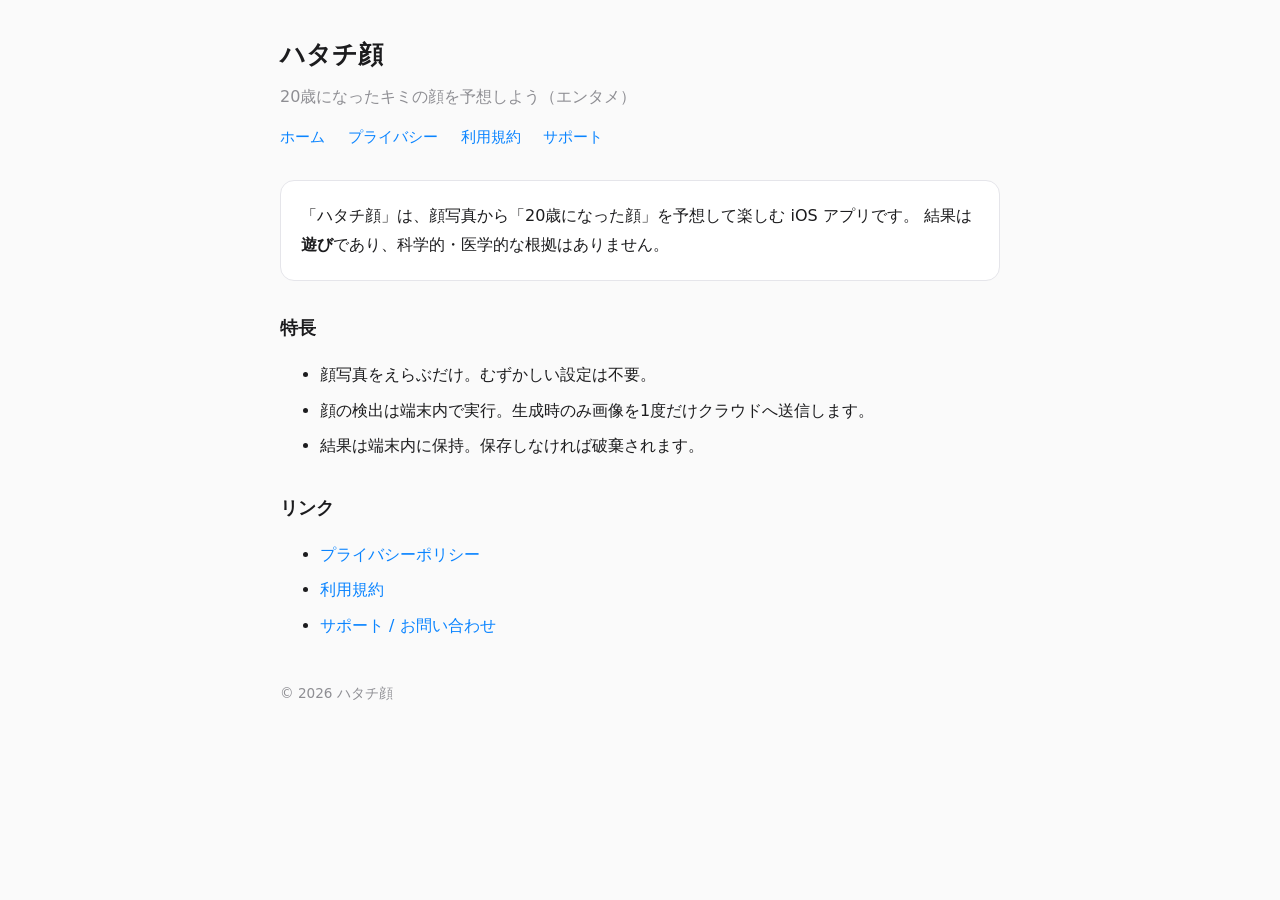
<file: index.html>
<!DOCTYPE html>
<html lang="ja">
<head>
<meta charset="utf-8">
<meta name="viewport" content="width=device-width, initial-scale=1">
<title>ハタチ顔 — 20歳の顔を予想しよう</title>
<link rel="stylesheet" href="style.css">
</head>
<body>
<div class="wrap">
<header>
  <h1>ハタチ顔</h1>
  <p class="sub">20歳になったキミの顔を予想しよう（エンタメ）</p>
</header>
<nav>
  <a href="index.html">ホーム</a>
  <a href="privacy.html">プライバシー</a>
  <a href="terms.html">利用規約</a>
  <a href="support.html">サポート</a>
</nav>

<div class="card">
  <p>「ハタチ顔」は、顔写真から「20歳になった顔」を予想して楽しむ iOS アプリです。
  結果は<strong>遊び</strong>であり、科学的・医学的な根拠はありません。</p>
</div>

<h2>特長</h2>
<ul>
  <li>顔写真をえらぶだけ。むずかしい設定は不要。</li>
  <li>顔の検出は端末内で実行。生成時のみ画像を1度だけクラウドへ送信します。</li>
  <li>結果は端末内に保持。保存しなければ破棄されます。</li>
</ul>

<h2>リンク</h2>
<ul>
  <li><a href="privacy.html">プライバシーポリシー</a></li>
  <li><a href="terms.html">利用規約</a></li>
  <li><a href="support.html">サポート / お問い合わせ</a></li>
</ul>

<footer class="muted">© 2026 ハタチ顔</footer>
</div>
</body>
</html>
</file>
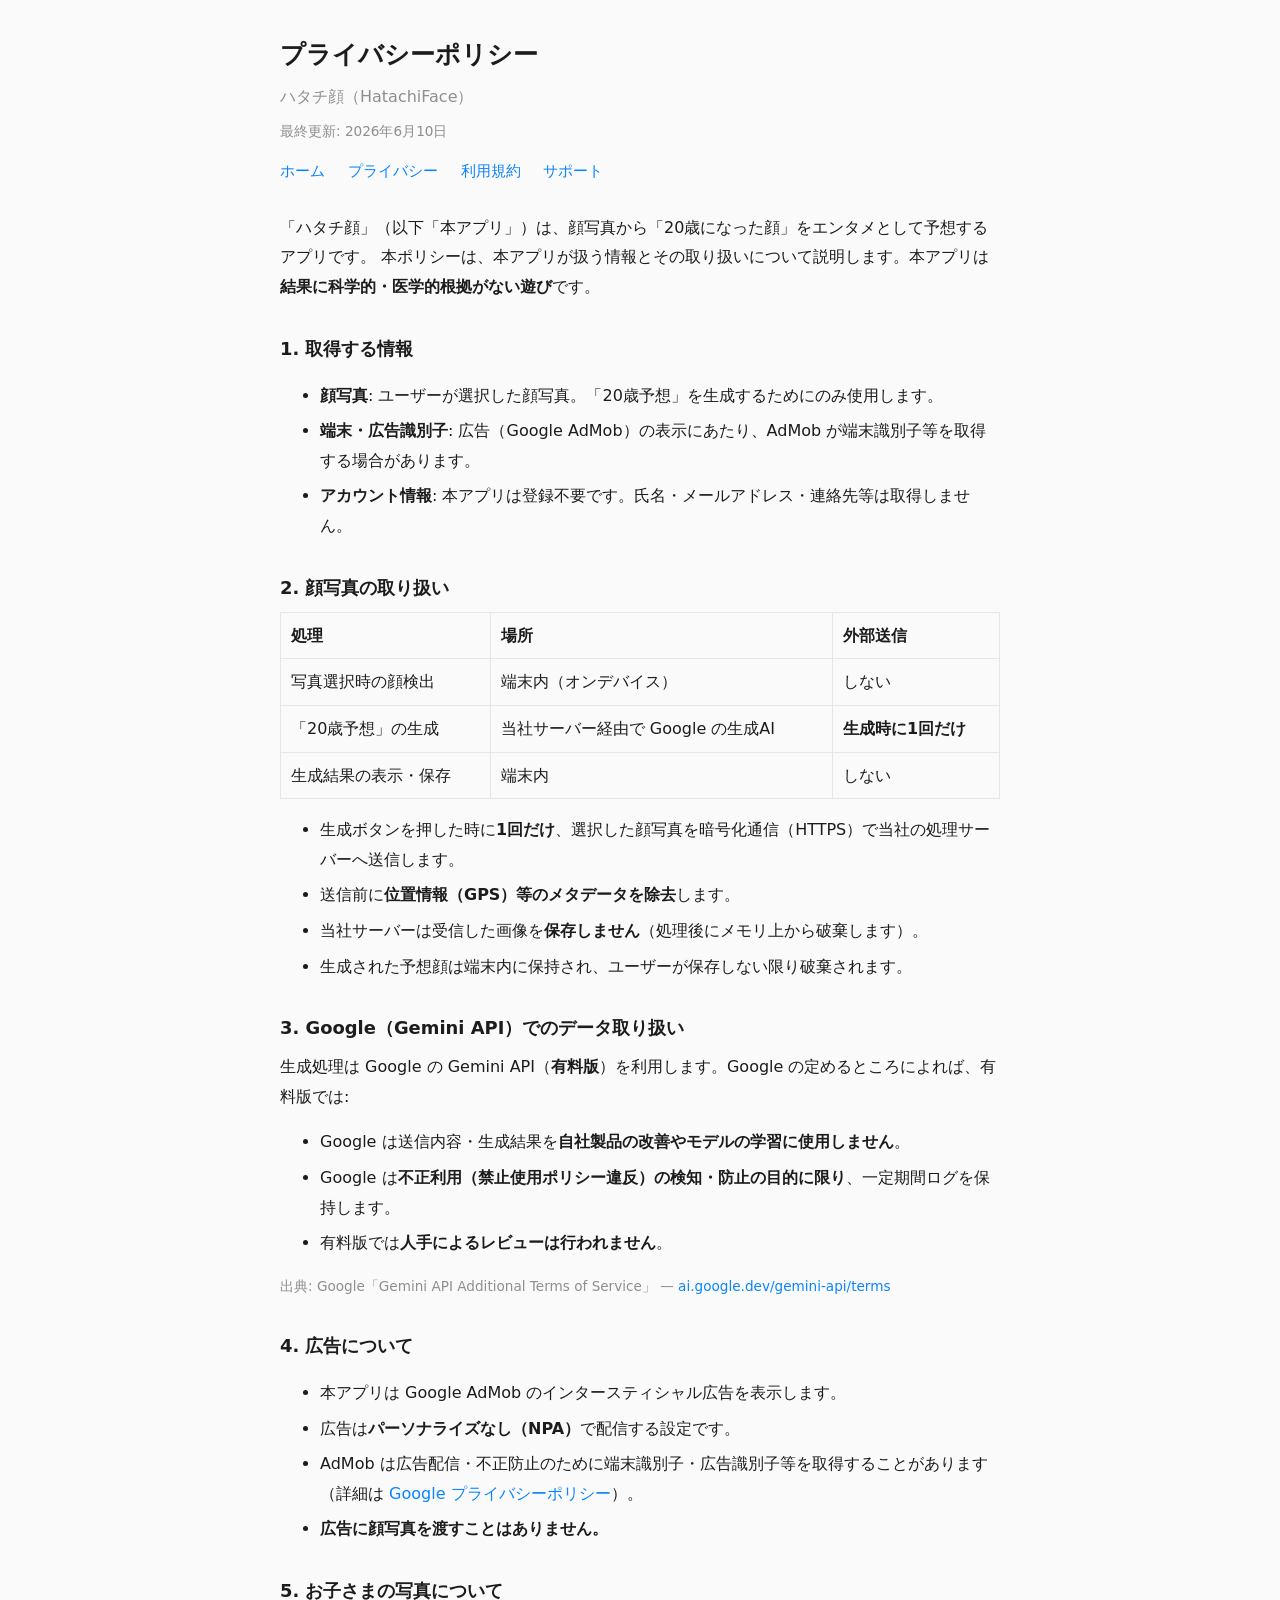
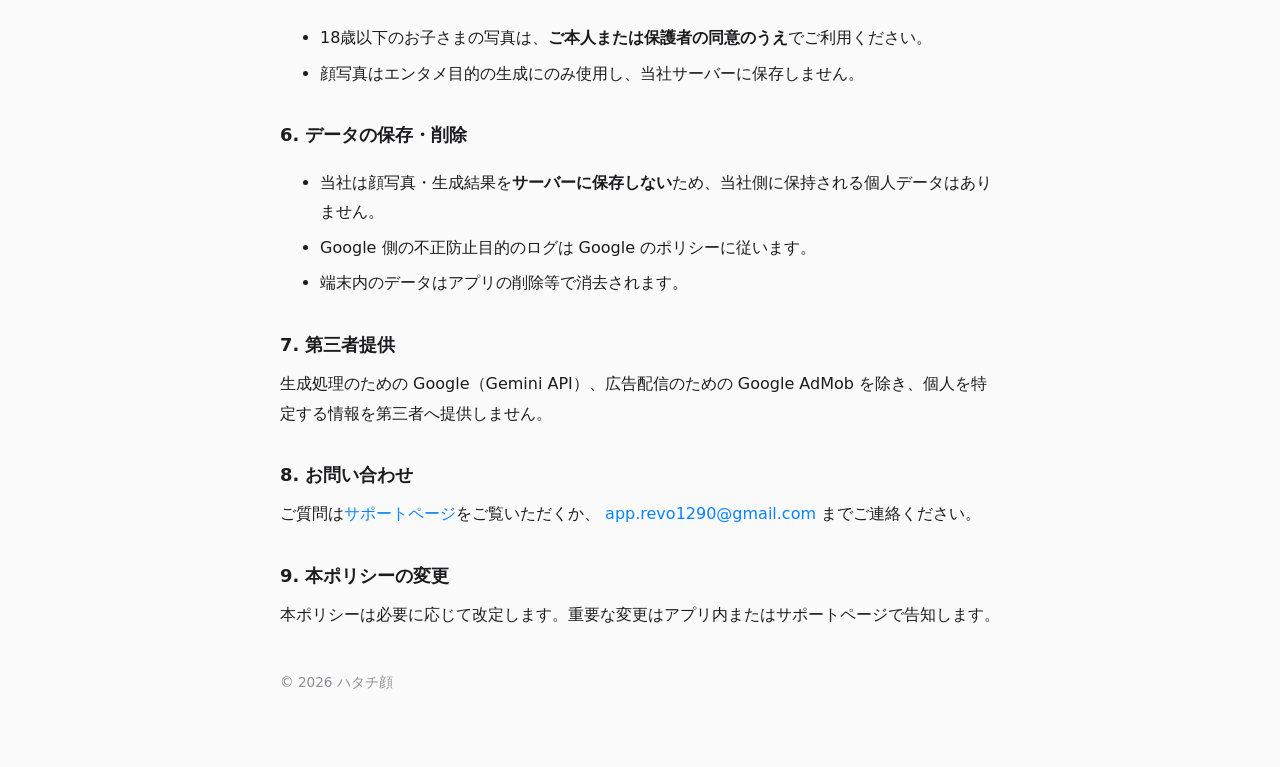
<file: privacy.html>
<!DOCTYPE html>
<html lang="ja">
<head>
<meta charset="utf-8">
<meta name="viewport" content="width=device-width, initial-scale=1">
<title>プライバシーポリシー — ハタチ顔</title>
<link rel="stylesheet" href="style.css">
</head>
<body>
<div class="wrap">
<header>
  <h1>プライバシーポリシー</h1>
  <p class="sub">ハタチ顔（HatachiFace）</p>
  <p class="muted">最終更新: 2026年6月10日</p>
</header>
<nav>
  <a href="index.html">ホーム</a>
  <a href="privacy.html">プライバシー</a>
  <a href="terms.html">利用規約</a>
  <a href="support.html">サポート</a>
</nav>

<p>「ハタチ顔」（以下「本アプリ」）は、顔写真から「20歳になった顔」をエンタメとして予想するアプリです。
本ポリシーは、本アプリが扱う情報とその取り扱いについて説明します。本アプリは<strong>結果に科学的・医学的根拠がない遊び</strong>です。</p>

<h2>1. 取得する情報</h2>
<ul>
  <li><strong>顔写真</strong>: ユーザーが選択した顔写真。「20歳予想」を生成するためにのみ使用します。</li>
  <li><strong>端末・広告識別子</strong>: 広告（Google AdMob）の表示にあたり、AdMob が端末識別子等を取得する場合があります。</li>
  <li><strong>アカウント情報</strong>: 本アプリは登録不要です。氏名・メールアドレス・連絡先等は取得しません。</li>
</ul>

<h2>2. 顔写真の取り扱い</h2>
<table>
  <tr><th>処理</th><th>場所</th><th>外部送信</th></tr>
  <tr><td>写真選択時の顔検出</td><td>端末内（オンデバイス）</td><td>しない</td></tr>
  <tr><td>「20歳予想」の生成</td><td>当社サーバー経由で Google の生成AI</td><td><strong>生成時に1回だけ</strong></td></tr>
  <tr><td>生成結果の表示・保存</td><td>端末内</td><td>しない</td></tr>
</table>
<ul>
  <li>生成ボタンを押した時に<strong>1回だけ</strong>、選択した顔写真を暗号化通信（HTTPS）で当社の処理サーバーへ送信します。</li>
  <li>送信前に<strong>位置情報（GPS）等のメタデータを除去</strong>します。</li>
  <li>当社サーバーは受信した画像を<strong>保存しません</strong>（処理後にメモリ上から破棄します）。</li>
  <li>生成された予想顔は端末内に保持され、ユーザーが保存しない限り破棄されます。</li>
</ul>

<h2>3. Google（Gemini API）でのデータ取り扱い</h2>
<p>生成処理は Google の Gemini API（<strong>有料版</strong>）を利用します。Google の定めるところによれば、有料版では:</p>
<ul>
  <li>Google は送信内容・生成結果を<strong>自社製品の改善やモデルの学習に使用しません</strong>。</li>
  <li>Google は<strong>不正利用（禁止使用ポリシー違反）の検知・防止の目的に限り</strong>、一定期間ログを保持します。</li>
  <li>有料版では<strong>人手によるレビューは行われません</strong>。</li>
</ul>
<p class="muted">出典: Google「Gemini API Additional Terms of Service」 —
<a href="https://ai.google.dev/gemini-api/terms">ai.google.dev/gemini-api/terms</a></p>

<h2>4. 広告について</h2>
<ul>
  <li>本アプリは Google AdMob のインタースティシャル広告を表示します。</li>
  <li>広告は<strong>パーソナライズなし（NPA）</strong>で配信する設定です。</li>
  <li>AdMob は広告配信・不正防止のために端末識別子・広告識別子等を取得することがあります（詳細は
    <a href="https://policies.google.com/privacy">Google プライバシーポリシー</a>）。</li>
  <li><strong>広告に顔写真を渡すことはありません。</strong></li>
</ul>

<h2>5. お子さまの写真について</h2>
<ul>
  <li>18歳以下のお子さまの写真は、<strong>ご本人または保護者の同意のうえ</strong>でご利用ください。</li>
  <li>顔写真はエンタメ目的の生成にのみ使用し、当社サーバーに保存しません。</li>
</ul>

<h2>6. データの保存・削除</h2>
<ul>
  <li>当社は顔写真・生成結果を<strong>サーバーに保存しない</strong>ため、当社側に保持される個人データはありません。</li>
  <li>Google 側の不正防止目的のログは Google のポリシーに従います。</li>
  <li>端末内のデータはアプリの削除等で消去されます。</li>
</ul>

<h2>7. 第三者提供</h2>
<p>生成処理のための Google（Gemini API）、広告配信のための Google AdMob を除き、個人を特定する情報を第三者へ提供しません。</p>

<h2>8. お問い合わせ</h2>
<p>ご質問は<a href="support.html">サポートページ</a>をご覧いただくか、
<a href="mailto:app.revo1290@gmail.com">app.revo1290@gmail.com</a> までご連絡ください。</p>

<h2>9. 本ポリシーの変更</h2>
<p>本ポリシーは必要に応じて改定します。重要な変更はアプリ内またはサポートページで告知します。</p>

<footer class="muted">© 2026 ハタチ顔</footer>
</div>
</body>
</html>
</file>
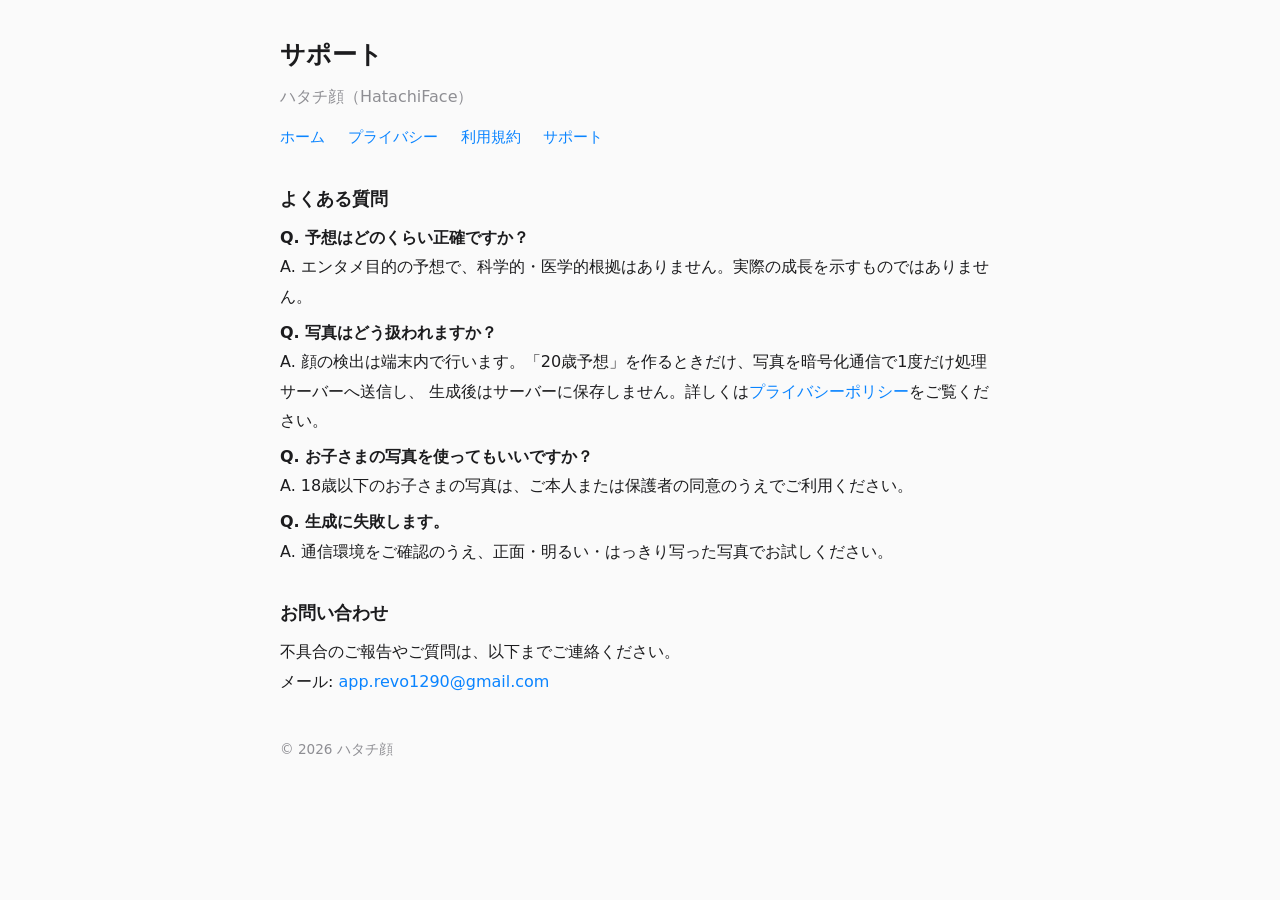
<file: support.html>
<!DOCTYPE html>
<html lang="ja">
<head>
<meta charset="utf-8">
<meta name="viewport" content="width=device-width, initial-scale=1">
<title>サポート — ハタチ顔</title>
<link rel="stylesheet" href="style.css">
</head>
<body>
<div class="wrap">
<header>
  <h1>サポート</h1>
  <p class="sub">ハタチ顔（HatachiFace）</p>
</header>
<nav>
  <a href="index.html">ホーム</a>
  <a href="privacy.html">プライバシー</a>
  <a href="terms.html">利用規約</a>
  <a href="support.html">サポート</a>
</nav>

<h2>よくある質問</h2>
<p><strong>Q. 予想はどのくらい正確ですか？</strong><br>
A. エンタメ目的の予想で、科学的・医学的根拠はありません。実際の成長を示すものではありません。</p>

<p><strong>Q. 写真はどう扱われますか？</strong><br>
A. 顔の検出は端末内で行います。「20歳予想」を作るときだけ、写真を暗号化通信で1度だけ処理サーバーへ送信し、
生成後はサーバーに保存しません。詳しくは<a href="privacy.html">プライバシーポリシー</a>をご覧ください。</p>

<p><strong>Q. お子さまの写真を使ってもいいですか？</strong><br>
A. 18歳以下のお子さまの写真は、ご本人または保護者の同意のうえでご利用ください。</p>

<p><strong>Q. 生成に失敗します。</strong><br>
A. 通信環境をご確認のうえ、正面・明るい・はっきり写った写真でお試しください。</p>

<h2>お問い合わせ</h2>
<p>不具合のご報告やご質問は、以下までご連絡ください。<br>
メール: <a href="mailto:app.revo1290@gmail.com">app.revo1290@gmail.com</a></p>

<footer class="muted">© 2026 ハタチ顔</footer>
</div>
</body>
</html>
</file>
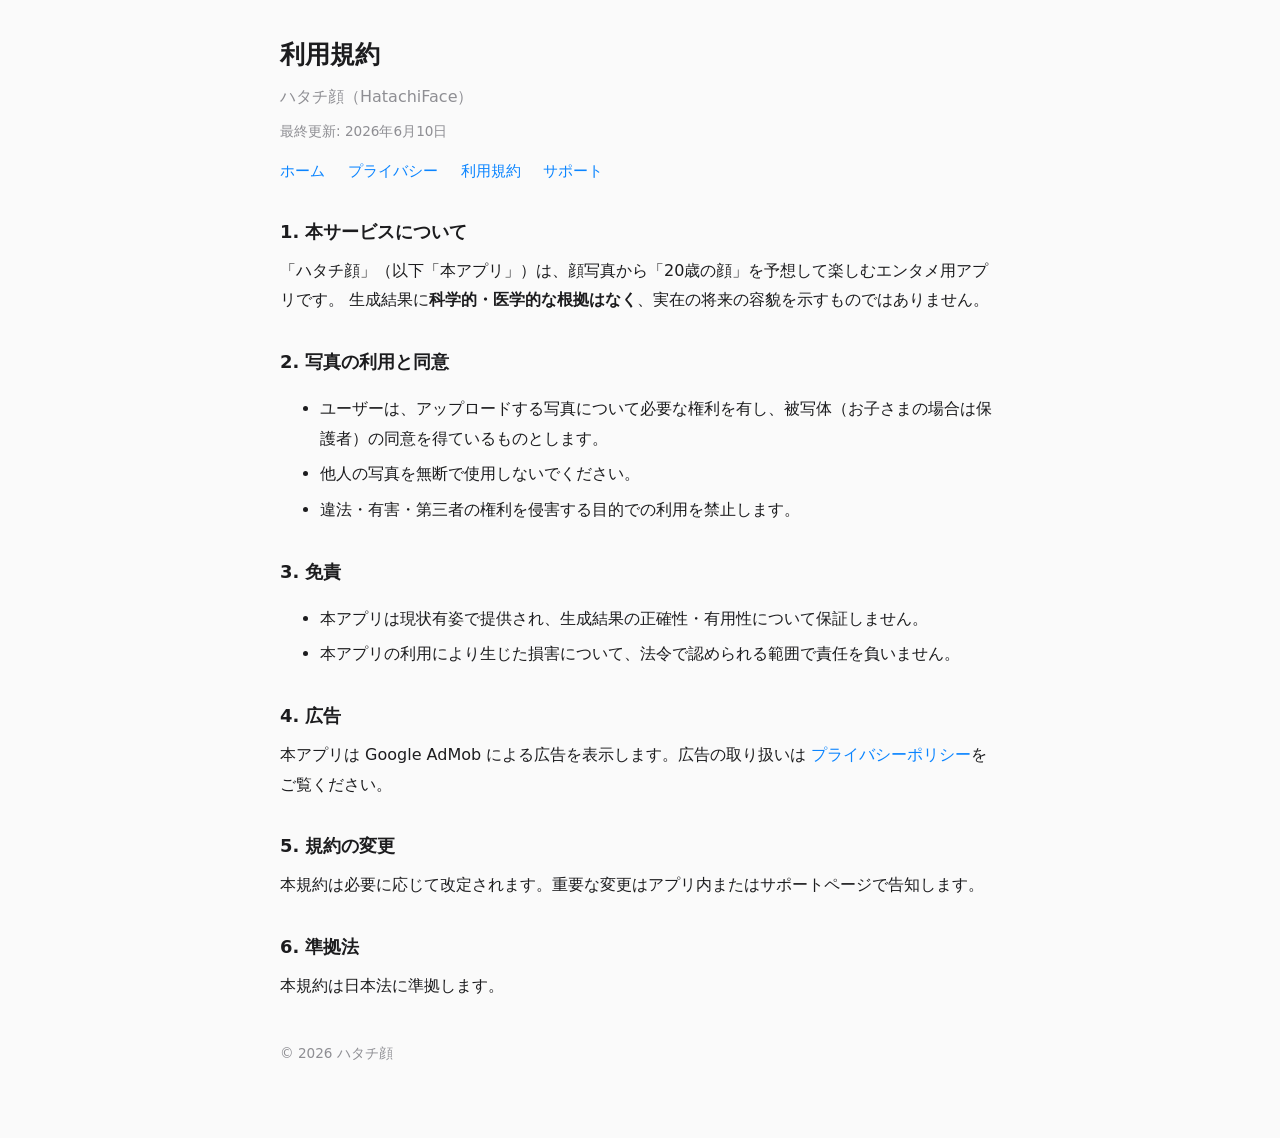
<file: terms.html>
<!DOCTYPE html>
<html lang="ja">
<head>
<meta charset="utf-8">
<meta name="viewport" content="width=device-width, initial-scale=1">
<title>利用規約 — ハタチ顔</title>
<link rel="stylesheet" href="style.css">
</head>
<body>
<div class="wrap">
<header>
  <h1>利用規約</h1>
  <p class="sub">ハタチ顔（HatachiFace）</p>
  <p class="muted">最終更新: 2026年6月10日</p>
</header>
<nav>
  <a href="index.html">ホーム</a>
  <a href="privacy.html">プライバシー</a>
  <a href="terms.html">利用規約</a>
  <a href="support.html">サポート</a>
</nav>

<h2>1. 本サービスについて</h2>
<p>「ハタチ顔」（以下「本アプリ」）は、顔写真から「20歳の顔」を予想して楽しむエンタメ用アプリです。
生成結果に<strong>科学的・医学的な根拠はなく</strong>、実在の将来の容貌を示すものではありません。</p>

<h2>2. 写真の利用と同意</h2>
<ul>
  <li>ユーザーは、アップロードする写真について必要な権利を有し、被写体（お子さまの場合は保護者）の同意を得ているものとします。</li>
  <li>他人の写真を無断で使用しないでください。</li>
  <li>違法・有害・第三者の権利を侵害する目的での利用を禁止します。</li>
</ul>

<h2>3. 免責</h2>
<ul>
  <li>本アプリは現状有姿で提供され、生成結果の正確性・有用性について保証しません。</li>
  <li>本アプリの利用により生じた損害について、法令で認められる範囲で責任を負いません。</li>
</ul>

<h2>4. 広告</h2>
<p>本アプリは Google AdMob による広告を表示します。広告の取り扱いは
<a href="privacy.html">プライバシーポリシー</a>をご覧ください。</p>

<h2>5. 規約の変更</h2>
<p>本規約は必要に応じて改定されます。重要な変更はアプリ内またはサポートページで告知します。</p>

<h2>6. 準拠法</h2>
<p>本規約は日本法に準拠します。</p>

<footer class="muted">© 2026 ハタチ顔</footer>
</div>
</body>
</html>
</file>
<file: style.css>
:root { color-scheme: light dark; }
* { box-sizing: border-box; }
body {
  font-family: -apple-system, "Hiragino Kaku Gothic ProN", "Noto Sans JP", system-ui, sans-serif;
  line-height: 1.85; margin: 0; background: #fafafa; color: #1c1c1e;
}
.wrap { max-width: 760px; margin: 0 auto; padding: 32px 20px 72px; }
header h1 { font-size: 1.55rem; margin: 0 0 4px; }
header .sub { color: #8e8e93; margin: 0 0 8px; }
nav { margin: 12px 0 28px; font-size: .95rem; }
nav a { margin-right: 18px; }
h2 { font-size: 1.12rem; margin: 30px 0 8px; }
p, li { margin: 6px 0; }
.card { background:#fff; border:1px solid #e5e5ea; border-radius:14px; padding:14px 20px; }
.muted { color:#8e8e93; font-size:.85rem; }
a { color:#0a84ff; text-decoration: none; }
a:hover { text-decoration: underline; }
table { border-collapse: collapse; width: 100%; margin: 8px 0; }
td, th { border:1px solid #e5e5ea; padding:8px 10px; text-align:left; vertical-align:top; }
code { background: rgba(127,127,127,.15); padding:1px 5px; border-radius:5px; }
footer { margin-top: 40px; }
@media (prefers-color-scheme: dark) {
  body { background:#000; color:#e5e5ea; }
  a { color:#6cb6ff; }
  .card { background:#1c1c1e; border-color:#2c2c2e; }
  td, th { border-color:#2c2c2e; }
}
</file>
